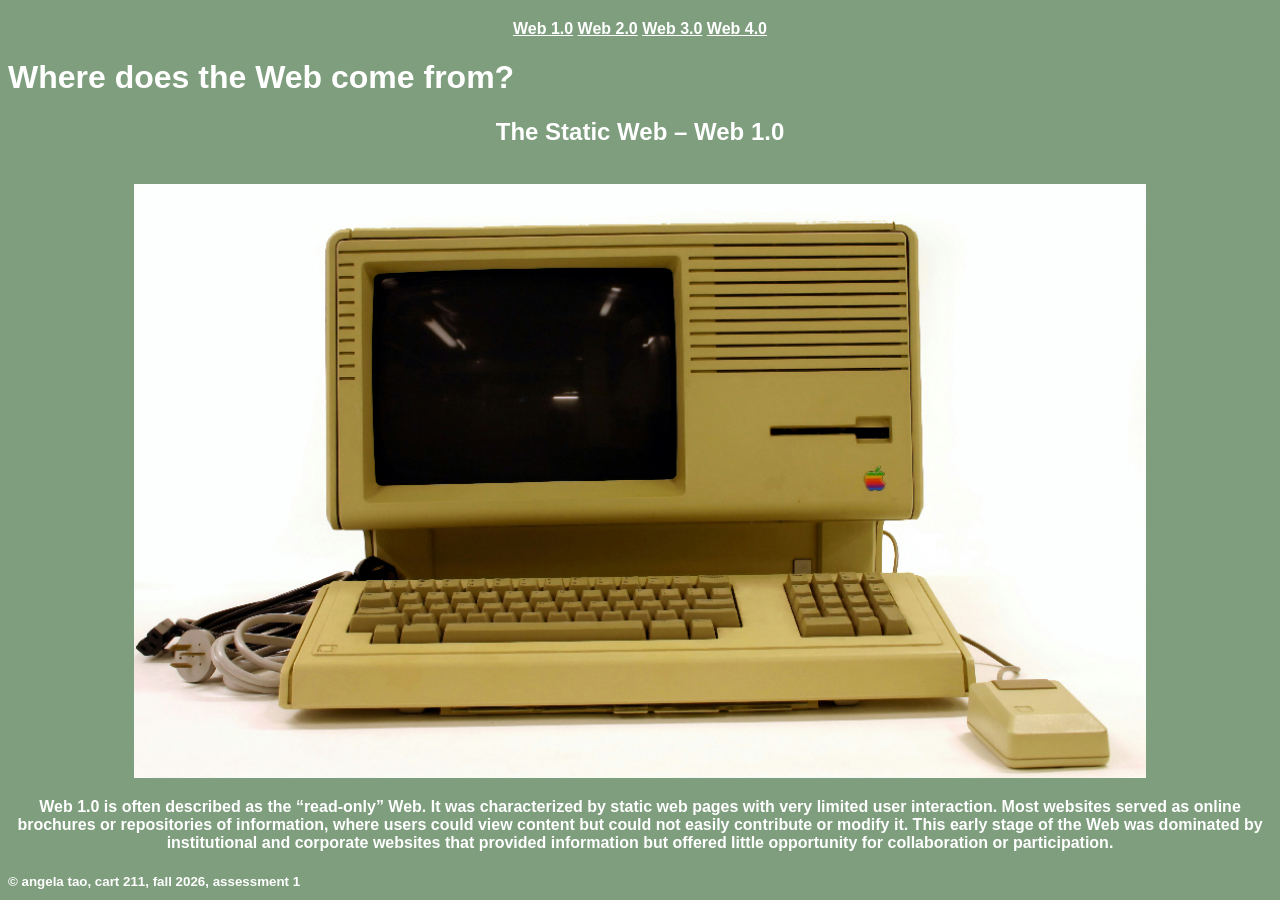
<file: Assesement1/index.html>
<!DOCTYPE html>
<html lang="en">
<head>
    <title>Intro to HTML</title> 
    <meta charset="UTF-8"> 
    <meta name="viewport" content="width=device-width, initial-scale=1.0">
    <link rel="stylesheet" href="style.css">
</head>
<body style="font-weight: bold;">
    <nav>
        <a href="index.html" style="color: white;" >Web 1.0</a>
        <a href="Web2.0.html" style="color: white;" >Web 2.0</a>
        <a href="Web3.0.html" style="color: white;" >Web 3.0</a>
        <a href="Web4.0.html" style="color: white;" >Web 4.0</a>
    </nav>

    <header>
        <h1>Where does the Web come from?</h1>
        <h2>The Static Web – Web 1.0</h2> <br>

        <img src="images/apple-lisa.jpg" width="80%">
    </header>

    <main>
        <!--- lisa text --->
        <p> 
            Web 1.0 is often described as the “read-only” Web. It was characterized by static web pages with very limited user interaction. 
            Most websites served as online brochures or repositories of information, where users could view content but could not easily contribute or modify it.
This early stage of the Web was dominated by institutional and corporate websites that provided information but offered little opportunity for collaboration or participation.
        </p>
    </main>

    <footer>
        <small>
            © angela tao, cart 211, fall 2026, assessment 1
        </small>
    </footer>
</body>
</html>
</file>
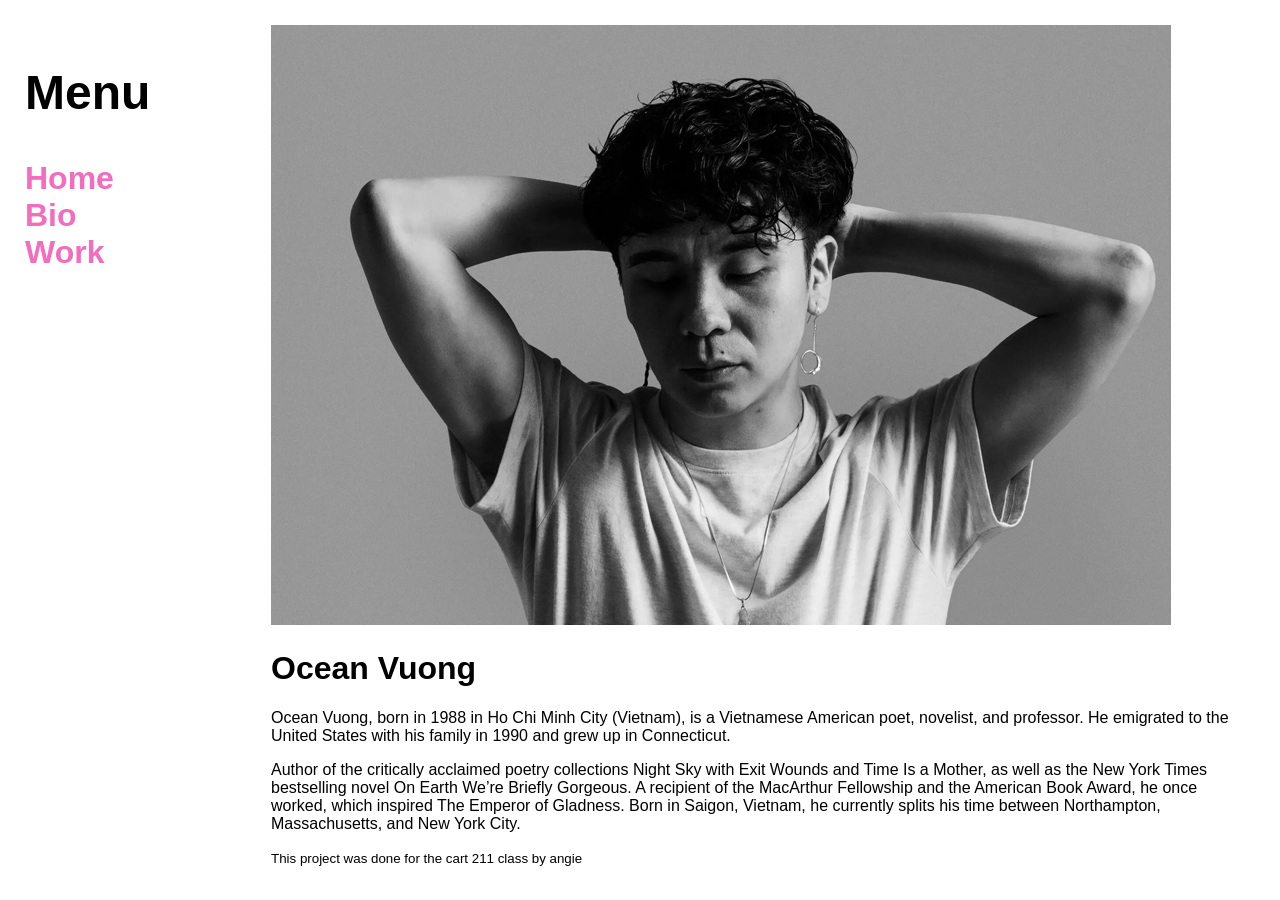
<file: Assessement2/index.html>
<!DOCTYPE html>
<html lang="en">
<head>
    <meta charset="UTF-8">
    <meta name="viewport" content="width=device-width, initial-scale=1.0">
    <title>Ocean Vuong Web Page</title>
    <link rel="stylesheet" href="style.css">
</head>
<body>
    <nav>
        <h2> Menu </h2>
        <a href="index.html">Home</a>
        <a href="Bio.html">Bio</a>
        <a href="Work.html">Work</a>
    </nav>
    <div id="wrapper">
        <header>
            <img src="assets/Home.jpg" alt="Ocean Vuong">
            <h1>Ocean Vuong</h1>
        </header>
        <main>
            <p>
Ocean Vuong, born in 1988 in Ho Chi Minh City (Vietnam), is a Vietnamese American poet, novelist, and professor. He emigrated to the United States with his family in 1990 and grew up in Connecticut. 
            </p>
            <p>
Author of the critically acclaimed poetry collections Night Sky with Exit Wounds and Time Is a Mother, as well as the New York Times bestselling novel On Earth We’re Briefly Gorgeous. A recipient of the MacArthur Fellowship and the American Book Award, he once worked, which inspired The Emperor of Gladness. Born in Saigon, Vietnam, he currently splits his time between Northampton, Massachusetts, and New York City.

            </p>
        </main>
        <footer>
            <small> This project was done for the cart 211 class by angie</small>
        </footer>
    </div>
</body>
</html>
</file>
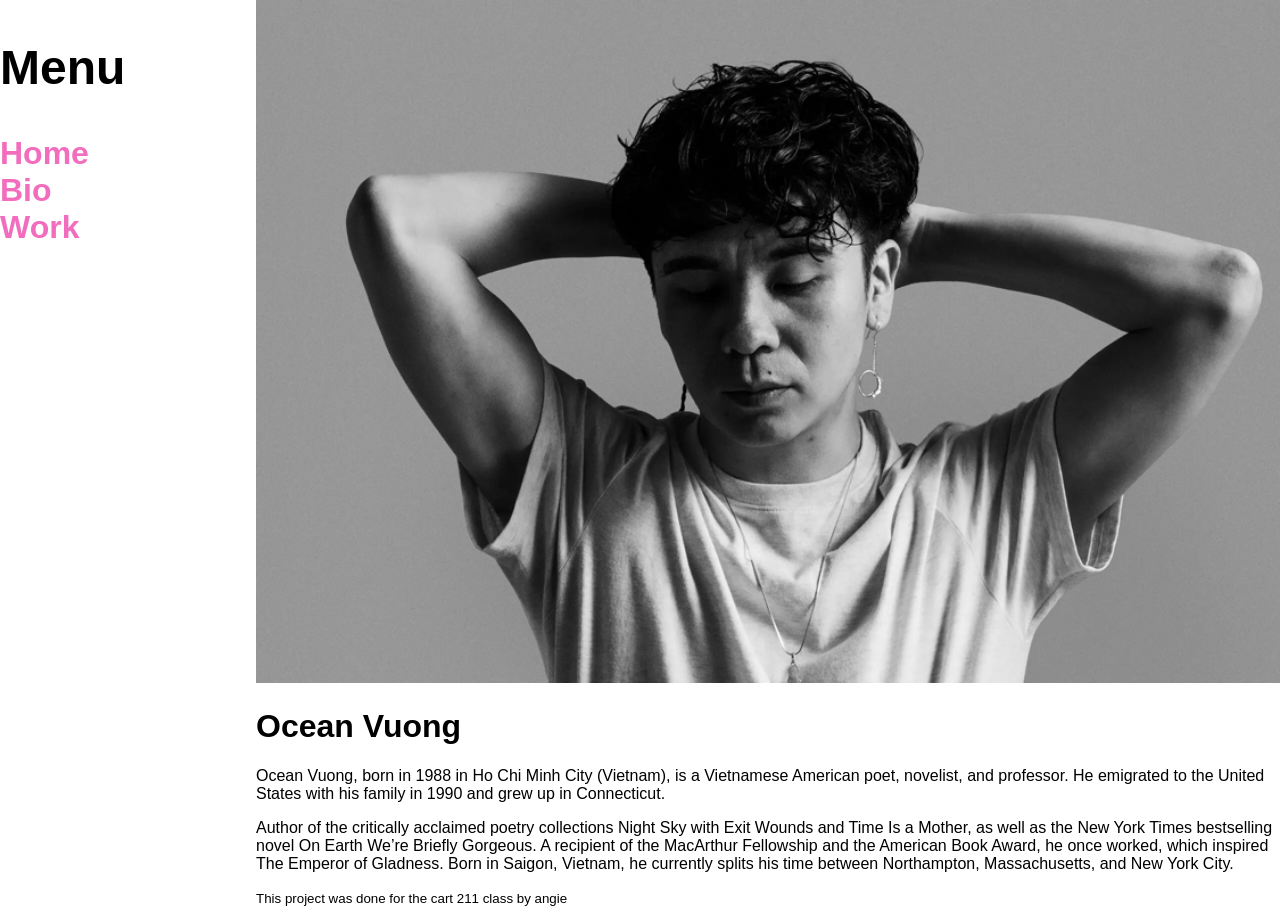
<file: Assessement4/index.html>
<!DOCTYPE html>
<html lang="en">
<head>
    <meta charset="UTF-8">
    <meta name="viewport" content="width=device-width, initial-scale=1.0">
    <title>Ocean Vuong Web Page</title>
    <link rel="stylesheet" href="style.css">
</head>
<body>
    <nav>
        <h2> Menu </h2>
        <a href="index.html">Home</a>
        <a href="Bio.html">Bio</a>
        <a href="Work.html">Work</a>
    </nav>
    <div id="wrapper">
        <header>
            <img src="assets/Home.jpg" alt="Ocean Vuong">
            <h1>Ocean Vuong</h1>
        </header>
        <main>
            <p>
Ocean Vuong, born in 1988 in Ho Chi Minh City (Vietnam), is a Vietnamese American poet, novelist, and professor. He emigrated to the United States with his family in 1990 and grew up in Connecticut. 
            </p>
            <p>
Author of the critically acclaimed poetry collections Night Sky with Exit Wounds and Time Is a Mother, as well as the New York Times bestselling novel On Earth We’re Briefly Gorgeous. A recipient of the MacArthur Fellowship and the American Book Award, he once worked, which inspired The Emperor of Gladness. Born in Saigon, Vietnam, he currently splits his time between Northampton, Massachusetts, and New York City.

            </p>
        </main>
        <footer>
            <small> This project was done for the cart 211 class by angie</small>
        </footer>
    </div>
</body>
</html>
</file>
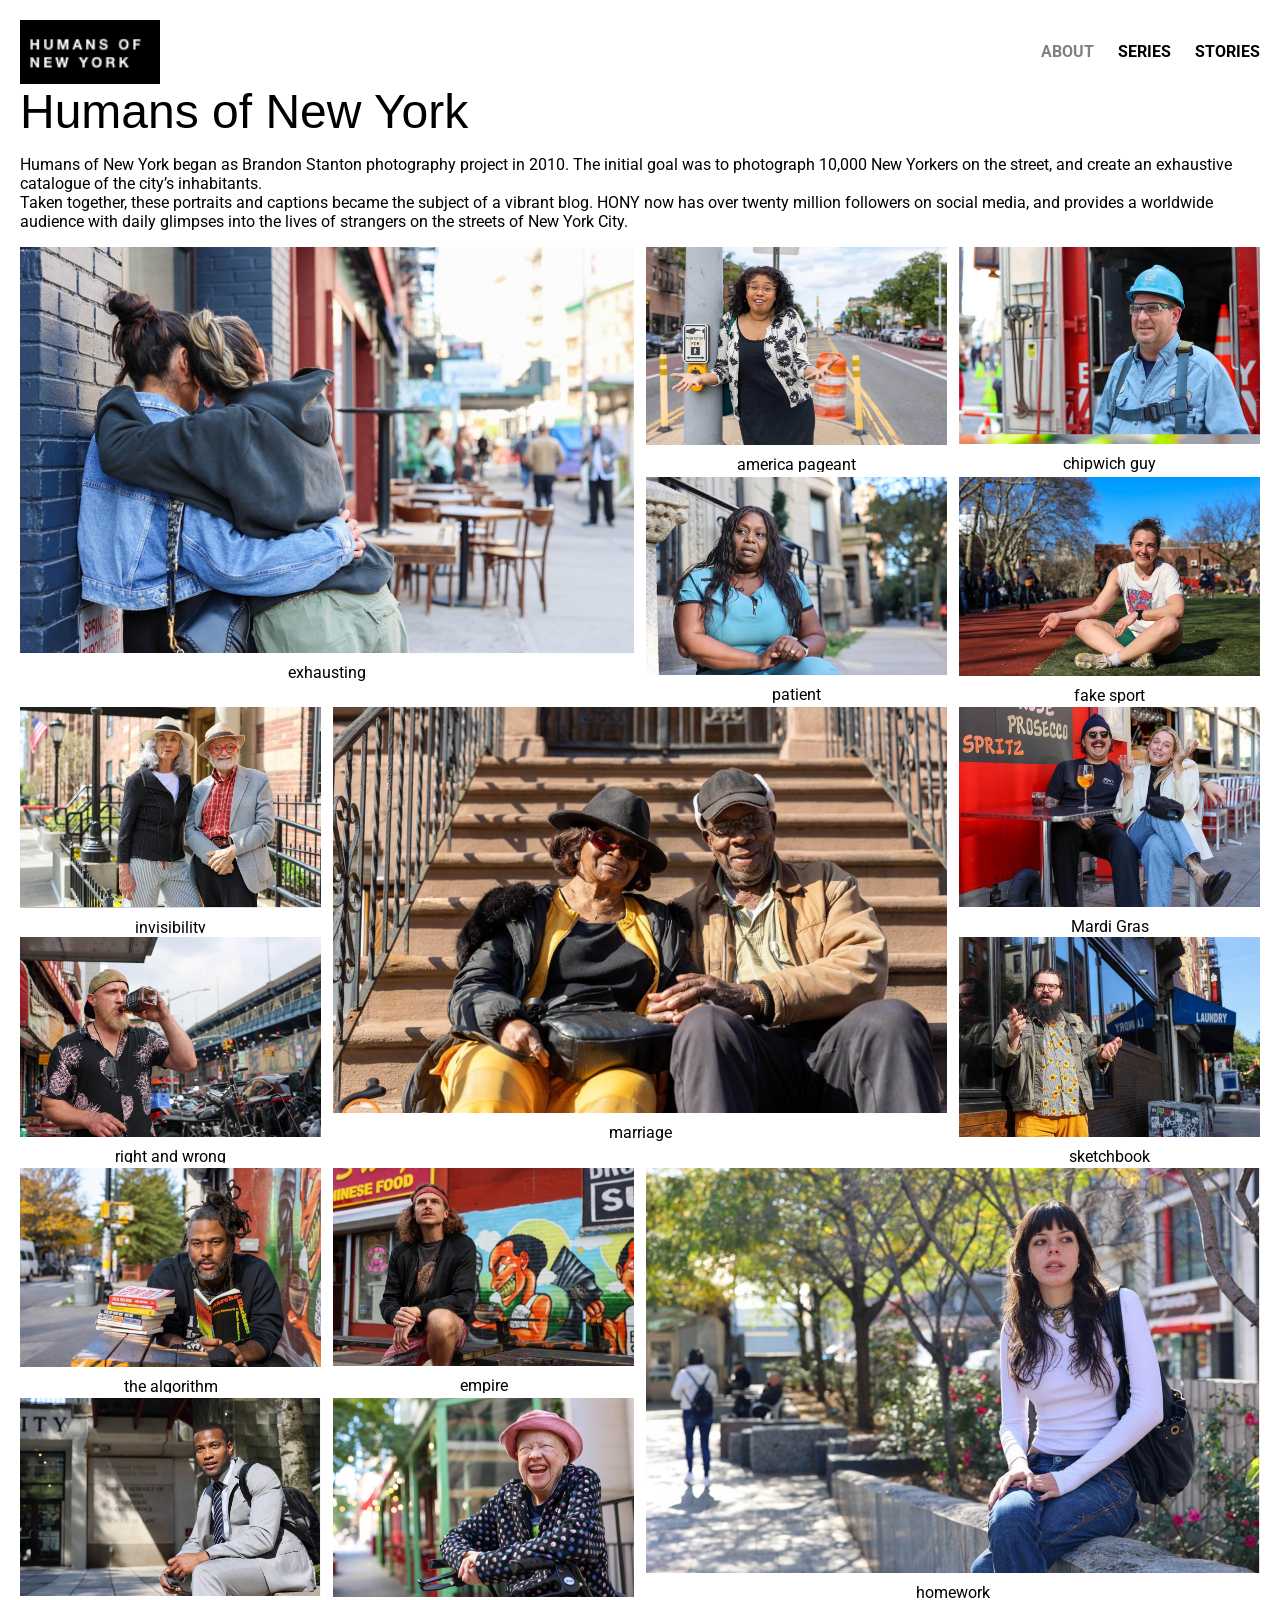
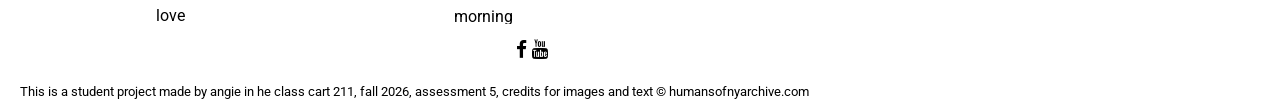
<file: Assessement5/index.html>
<!DOCTYPE html>
<html lang="en">
<head>
    <meta charset="UTF-8">
    <meta name="viewport" content="width=device-width, initial-scale=1.0">
    <title>HUMANS OF NEW YORK</title>
    <link rel="stylesheet" href="style.css">
    
    <link rel="preconnect" href="https://fonts.googleapis.com">
    <link rel="preconnect" href="https://fonts.gstatic.com" crossorigin>
    <link href="https://fonts.googleapis.com/css2?family=Roboto:wght@400;700&display=swap" rel="stylesheet">
    

    <link rel="stylesheet" href="https://cdnjs.cloudflare.com/ajax/libs/font-awesome/4.7.0/css/font-awesome.min.css">
    <link rel="stylesheet" href="style.css">
    <!----- i think im missing this [resolved]----->
</head>
<body>

    <nav>
        <figure>
                <img src="assets/logo.png" width=auto>
        </figure> 

        <a href="index.html"class="current">ABOUT</a>
        <a href="series.html">SERIES</a>
        <a href="story.html" >STORIES</a>
    </nav>
<div id="wrapper">
    <header> 
        Humans of New York
    </header>

    <p>
        Humans of New York began as Brandon Stanton photography project in 2010.  The initial goal was to photograph 10,000 New Yorkers on the street, and create an exhaustive catalogue of the city’s inhabitants. <br>
        
        Taken together, these portraits and captions became the subject of a vibrant blog. HONY now has over twenty million followers on social media, and provides a worldwide audience with daily glimpses into the lives of strangers on the streets of New York City. 

    </p>

    <div class="photogrid">
        <!------4----->
         <figure>
                <img src="assets/america_pageant.jpg" width=auto>
                <figcaption> america pageant </figcaption>
        </figure> 

        <figure>
                <img src="assets/Chipwich_guy.jpg" width=auto>
                <figcaption> chipwich guy </figcaption>
        </figure> 

        <figure>
                <img src="assets/end_of_life_patient.jpg" width=auto>
                <figcaption> patient </figcaption>
        </figure> 

        <figure class="im1">
                <img src="assets/exhausting_to_me.jpg" width=auto>
                <figcaption> exhausting </figcaption>
        </figure> 
    <!----8-->
        <figure>
                <img src="assets/fake_sport.jpg" width=auto>
                <figcaption> fake sport </figcaption>
        </figure> 

        <figure class="im2">
                <img src="assets/gettin_married.jpg" width=auto>
                <figcaption> marriage </figcaption>
        </figure> 

        <figure class="im3">
                <img src="assets/homework.jpg" width=auto>
                <figcaption> homework </figcaption>
        </figure> 

        <figure>
                <img src="assets/invisibility.jpg" width=auto>
                <figcaption> invisibility</figcaption>
        </figure> 
<!--12 -->
        <figure>
                <img src="assets/Mardi-Gras.jpg" width=auto>
                <figcaption> Mardi Gras</figcaption>
        </figure> 

        <figure>
                <img src="assets/Right_and_wrong.jpg" width=auto>
                <figcaption> right and wrong</figcaption>
        </figure> 

        <figure>
                <img src="assets/sketchbook.jpg" width=auto>
                <figcaption> sketchbook </figcaption>
        </figure> 
<!--16 -->   
<figure>
                <img src="assets/the_algorithm.jpg" width=auto>
                <figcaption> the algorithm</figcaption>
        </figure> 

        <figure>
                <img src="assets/The_Empire.jpg" width=auto>
                <figcaption> empire</figcaption>
        </figure> 

        <figure>
                <img src="assets/they_loved_me.jpg" width=auto>
                <figcaption> love </figcaption>
        </figure> 

        <figure>
                <img src="assets/tough_morning.jpg" width=auto>
                <figcaption> morning</figcaption>
        </figure>  

    </div>

    <footer>
        <div class="icon-wrapper">
            <!----- i think im missing this [resolved]----->
            <div class="fa fa-facebook"></div>
            <div class="fa fa-youtube"></div>
        </div>
        <small>
            This is a student project made by angie in he class cart 211, fall 2026, assessment 5, credits for images and text © humansofnyarchive.com
            </small>
        </footer>
        </div>
</body>
</file>
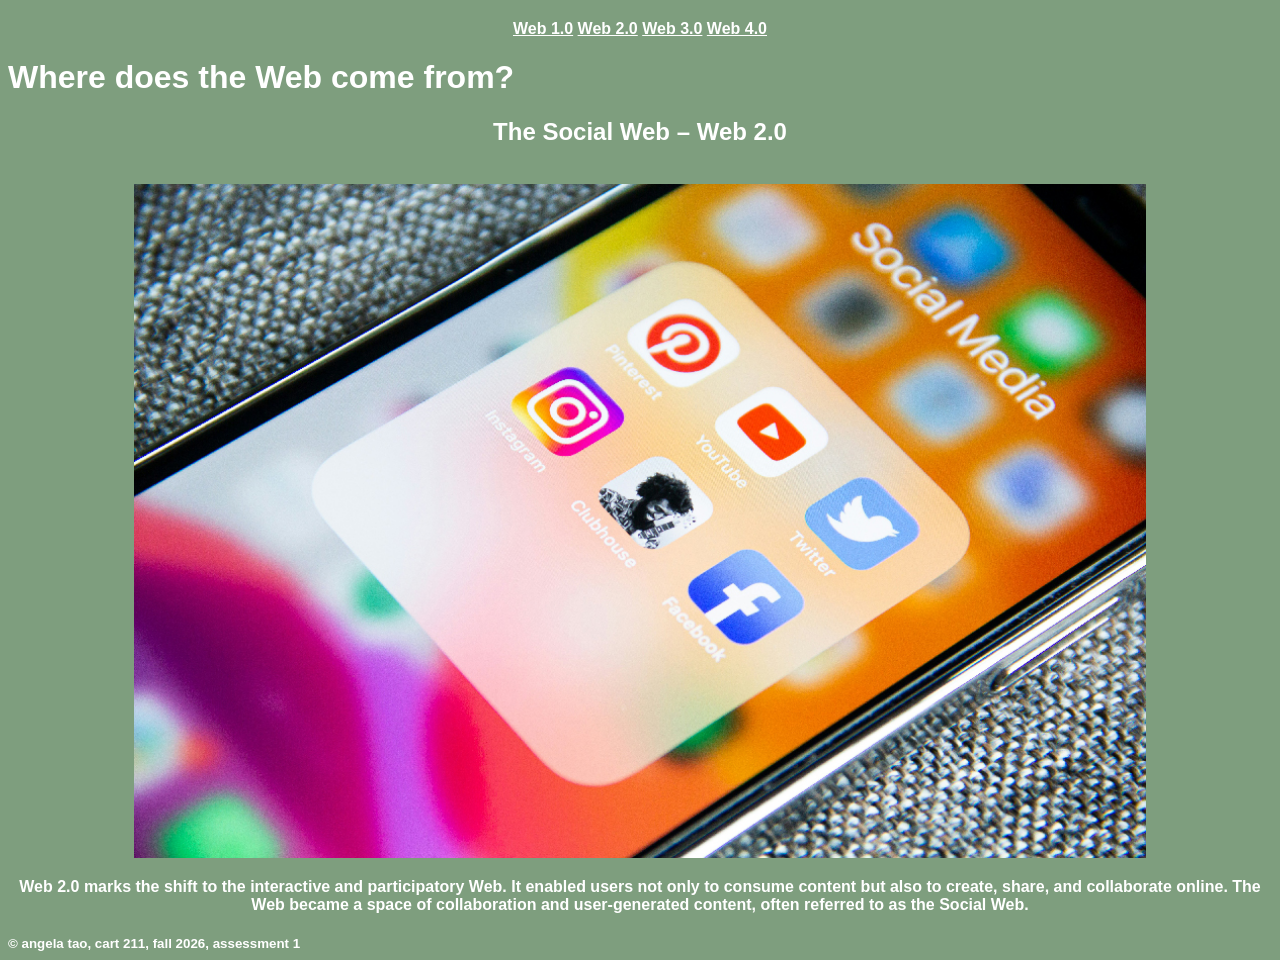
<file: Assesement1/Web2.0.html>
<!DOCTYPE html>
<html lang="en">
<head>
    <title>Intro to HTML</title> 
    <meta charset="UTF-8"> 
    <meta name="viewport" content="width=device-width, initial-scale=1.0">
    <link rel="stylesheet" href="style.css">
</head>
<body style="font-weight: bold;">
    <nav>
        <a href="index.html" style="color: white;" >Web 1.0</a>
        <a href="Web2.0.html" style="color: white;" >Web 2.0</a>
        <a href="Web3.0.html" style="color: white;" >Web 3.0</a>
        <a href="Web4.0.html" style="color: white;" >Web 4.0</a>
    </nav>

    <header>
        <h1>Where does the Web come from?</h1>
        <h2>The Social Web – Web 2.0</h2>
        <br>
        <img src="images/social_media.jpg" width="80%">
    </header>

    <main>
        <!--- lisa text --->
        <p> 
            
Web 2.0 marks the shift to the interactive and participatory Web. It enabled users not only to consume content but also to create, share, and collaborate online.

The Web became a space of collaboration and user-generated content, often referred to as the Social Web.

</p>
    </main>

    <footer>
        <small>
            © angela tao, cart 211, fall 2026, assessment 1
        </small>
    </footer>
</body>
</html>
</file>
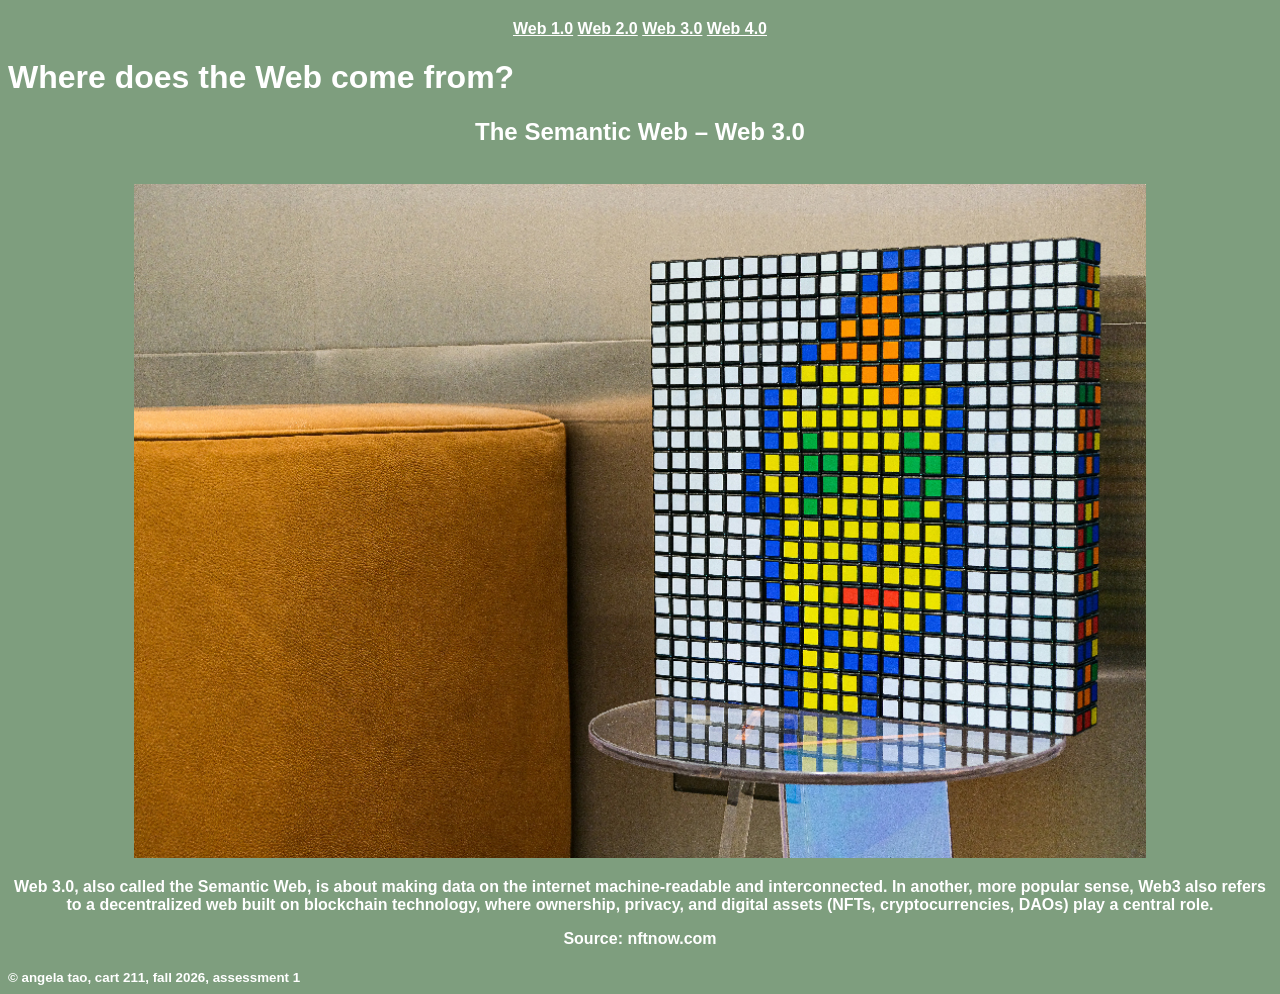
<file: Assesement1/Web3.0.html>
<!DOCTYPE html>
<html lang="en">
<head>
    <title>Intro to HTML</title> 
    <meta charset="UTF-8"> 
    <meta name="viewport" content="width=device-width, initial-scale=1.0">
    <link rel="stylesheet" href="style.css">
</head>
<body style="font-weight: bold;">
    <nav>
        <a href="index.html" style="color: white;" >Web 1.0</a>
        <a href="Web2.0.html" style="color: white;" >Web 2.0</a>
        <a href="Web3.0.html" style="color: white;" >Web 3.0</a>
        <a href="Web4.0.html" style="color: white;" >Web 4.0</a>
    </nav>

    <header>
        <h1>Where does the Web come from?</h1>
        <h2>The Semantic Web – Web 3.0</h2>
        <br>
        <img src="images/cryptopunk.jpg" width="80%">
    </header>

    <main>
        <!--- lisa text --->
        <p> 
           Web 3.0, also called the Semantic Web, is about making data on the internet machine-readable and interconnected. 
In another, more popular sense, Web3 also refers to a decentralized web built on blockchain technology, where ownership, privacy, and digital assets (NFTs, cryptocurrencies, DAOs) play a central role.
</p>
<p>Source: nftnow.com</p>
    </main>

    <footer>
        <small>
            © angela tao, cart 211, fall 2026, assessment 1
        </small>
    </footer>
</body>
</html>
</file>
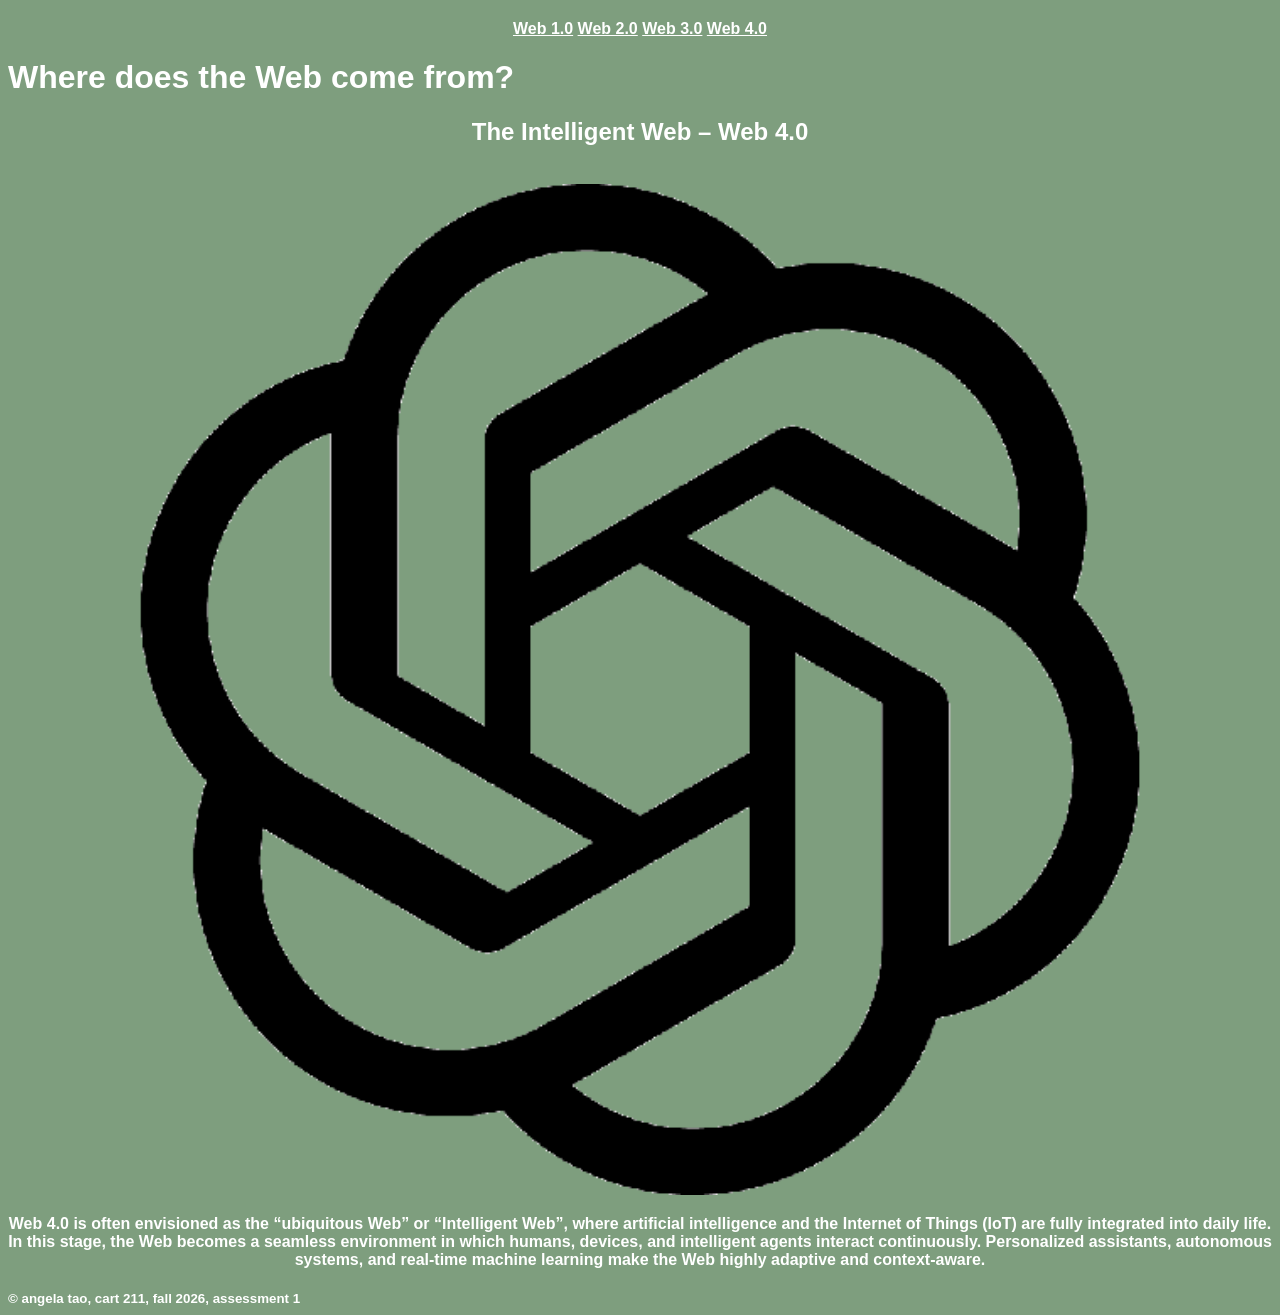
<file: Assesement1/Web4.0.html>
<!DOCTYPE html>
<html lang="en">
<head>
    <title>Intro to HTML</title> 
    <meta charset="UTF-8"> 
    <meta name="viewport" content="width=device-width, initial-scale=1.0">
    <link rel="stylesheet" href="style.css">
</head>
<body style="font-weight: bold;">
    <nav>
        <a href="index.html" style="color: white;" >Web 1.0</a>
        <a href="Web2.0.html" style="color: white;" >Web 2.0</a>
        <a href="Web3.0.html" style="color: white;" >Web 3.0</a>
        <a href="Web4.0.html" style="color: white;" >Web 4.0</a>
    </nav>

    <header>
        <h1>Where does the Web come from?</h1>
        <h2>The Intelligent Web – Web 4.0</h2>
        <br>
        <img src="images/ChatGPT-Logo.gif" width="80%">
    </header>

    <main>
        <!--- lisa text --->
        <p> 
            Web 4.0 is often envisioned as the “ubiquitous Web” or “Intelligent Web”, where artificial intelligence and the Internet of Things (IoT) are fully integrated into daily life.
In this stage, the Web becomes a seamless environment in which humans, devices, and intelligent agents interact continuously. Personalized assistants, autonomous systems, and real-time machine learning make the Web highly adaptive and context-aware.
 </p>
    </main>

    <footer>
        <small>
            © angela tao, cart 211, fall 2026, assessment 1
        </small>
    </footer>
</body>
</html>
</file>
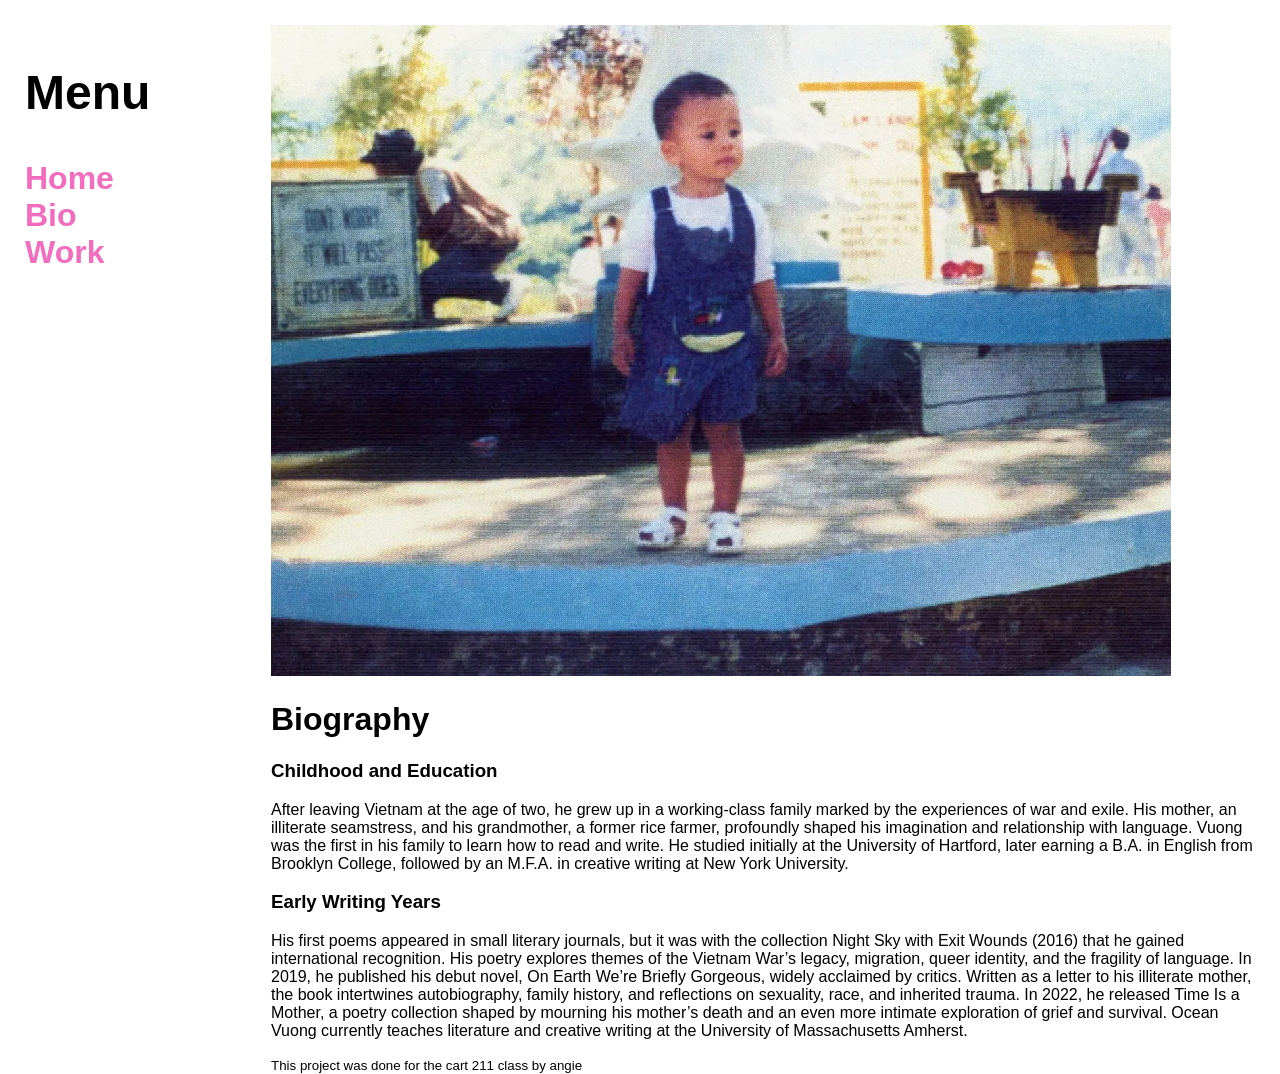
<file: Assessement2/Bio.html>
<!DOCTYPE html>
<html lang="en">
<head>
    <meta charset="UTF-8">
    <meta name="viewport" content="width=device-width, initial-scale=1.0">
    <title>Ocean Vuong Web Page</title>
    <link rel="stylesheet" href="style.css">
</head>
<body>
    <nav>
        <h2> Menu </h2>
        <a href="index.html">Home</a>
        <a href="Bio.html">Bio</a>
        <a href="Work.html">Work</a>
    </nav>
    <div id="wrapper">
        <header>
            <img src="assets/Bio.jpg" alt="Ocean Vuong">
            <h1>Biography</h1>
        </header>
        <main>
            <h3> Childhood and Education </h3>
            <p>

After leaving Vietnam at the age of two, he grew up in a working-class family marked by the experiences of war and exile. His mother, an illiterate seamstress, and his grandmother, a former rice farmer, profoundly shaped his imagination and relationship with language. Vuong was the first in his family to learn how to read and write.
He studied initially at the University of Hartford, later earning a B.A. in English from Brooklyn College, followed by an M.F.A. in creative writing at New York University.
            </p>
            <h3> Early Writing Years </h3>

            <p>

His first poems appeared in small literary journals, but it was with the collection Night Sky with Exit Wounds (2016) that he gained international recognition. His poetry explores themes of the Vietnam War’s legacy, migration, queer identity, and the fragility of language.
In 2019, he published his debut novel, On Earth We’re Briefly Gorgeous, widely acclaimed by critics. Written as a letter to his illiterate mother, the book intertwines autobiography, family history, and reflections on sexuality, race, and inherited trauma.
In 2022, he released Time Is a Mother, a poetry collection shaped by mourning his mother’s death and an even more intimate exploration of grief and survival.
Ocean Vuong currently teaches literature and creative writing at the University of Massachusetts Amherst.

            </p>
        </main>
        <footer>
            <small> This project was done for the cart 211 class by angie</small>
        </footer>
    </div>
</body>
</html>
</file>
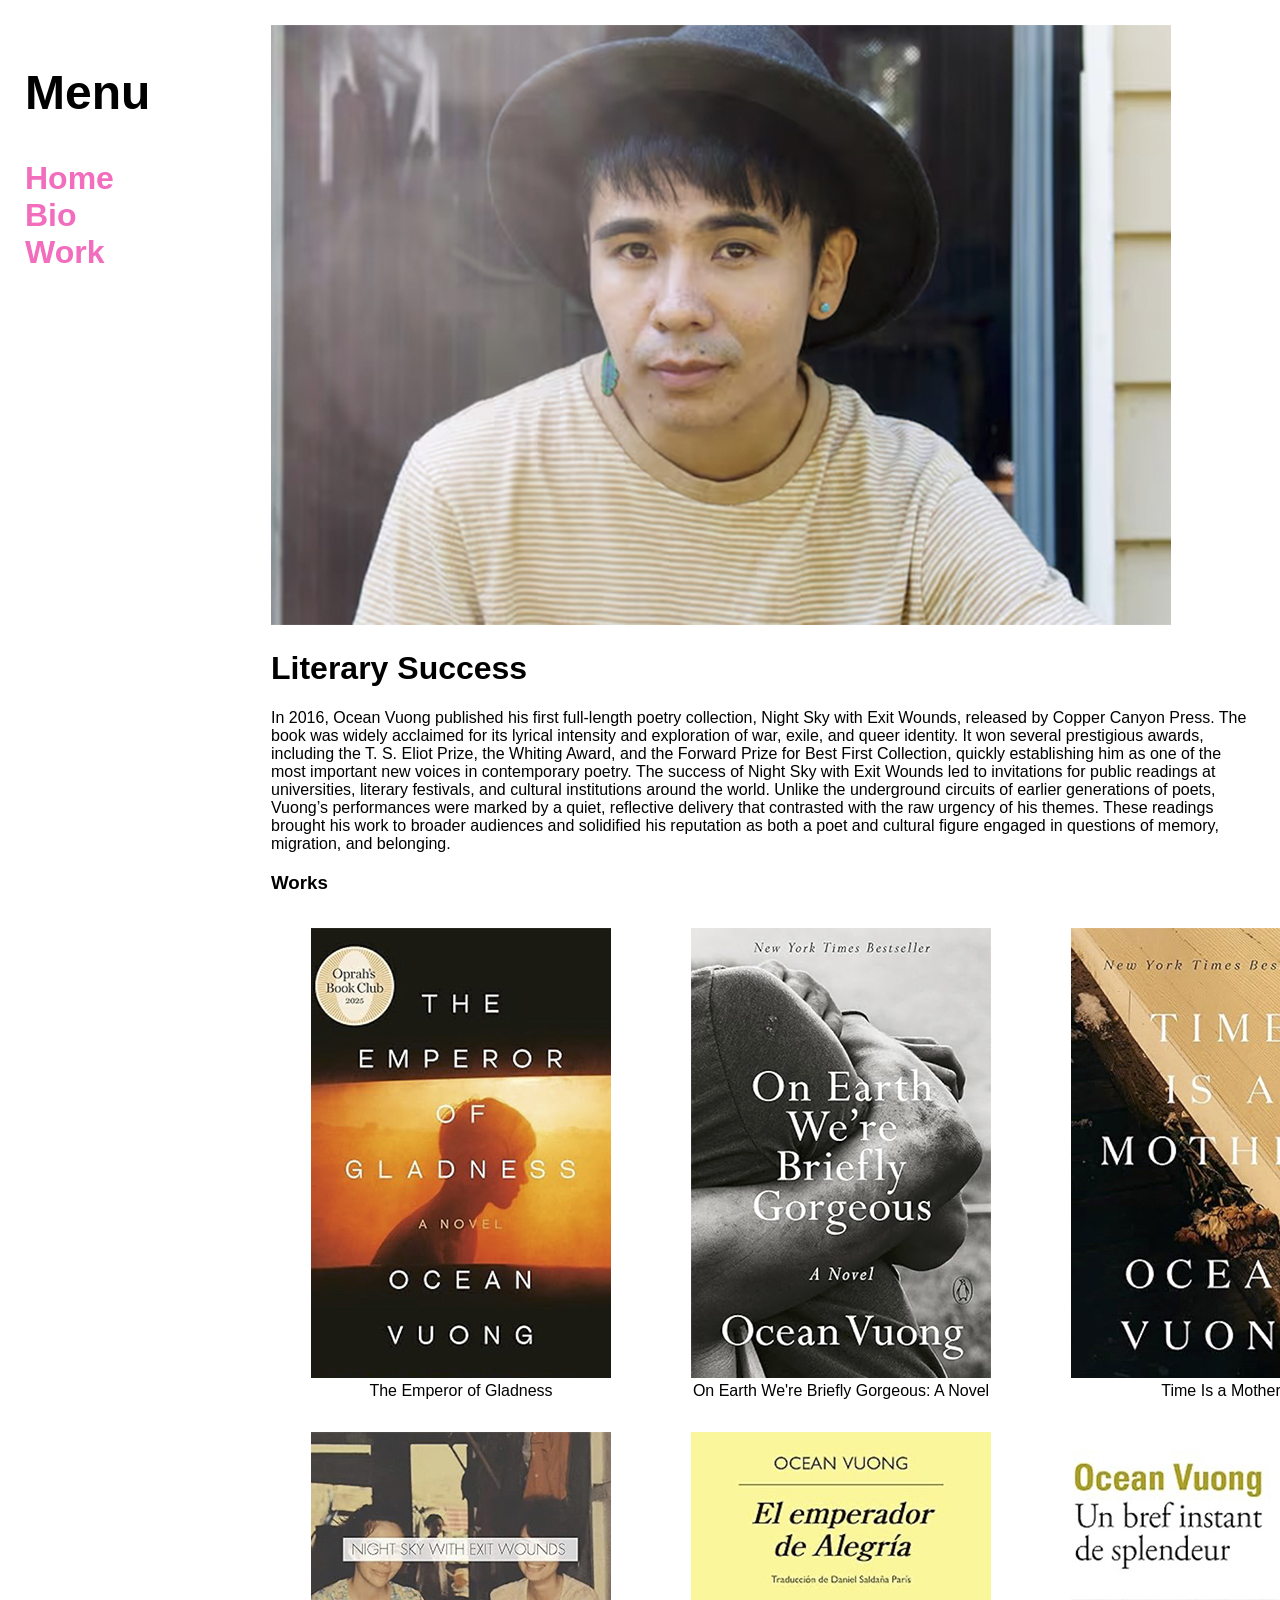
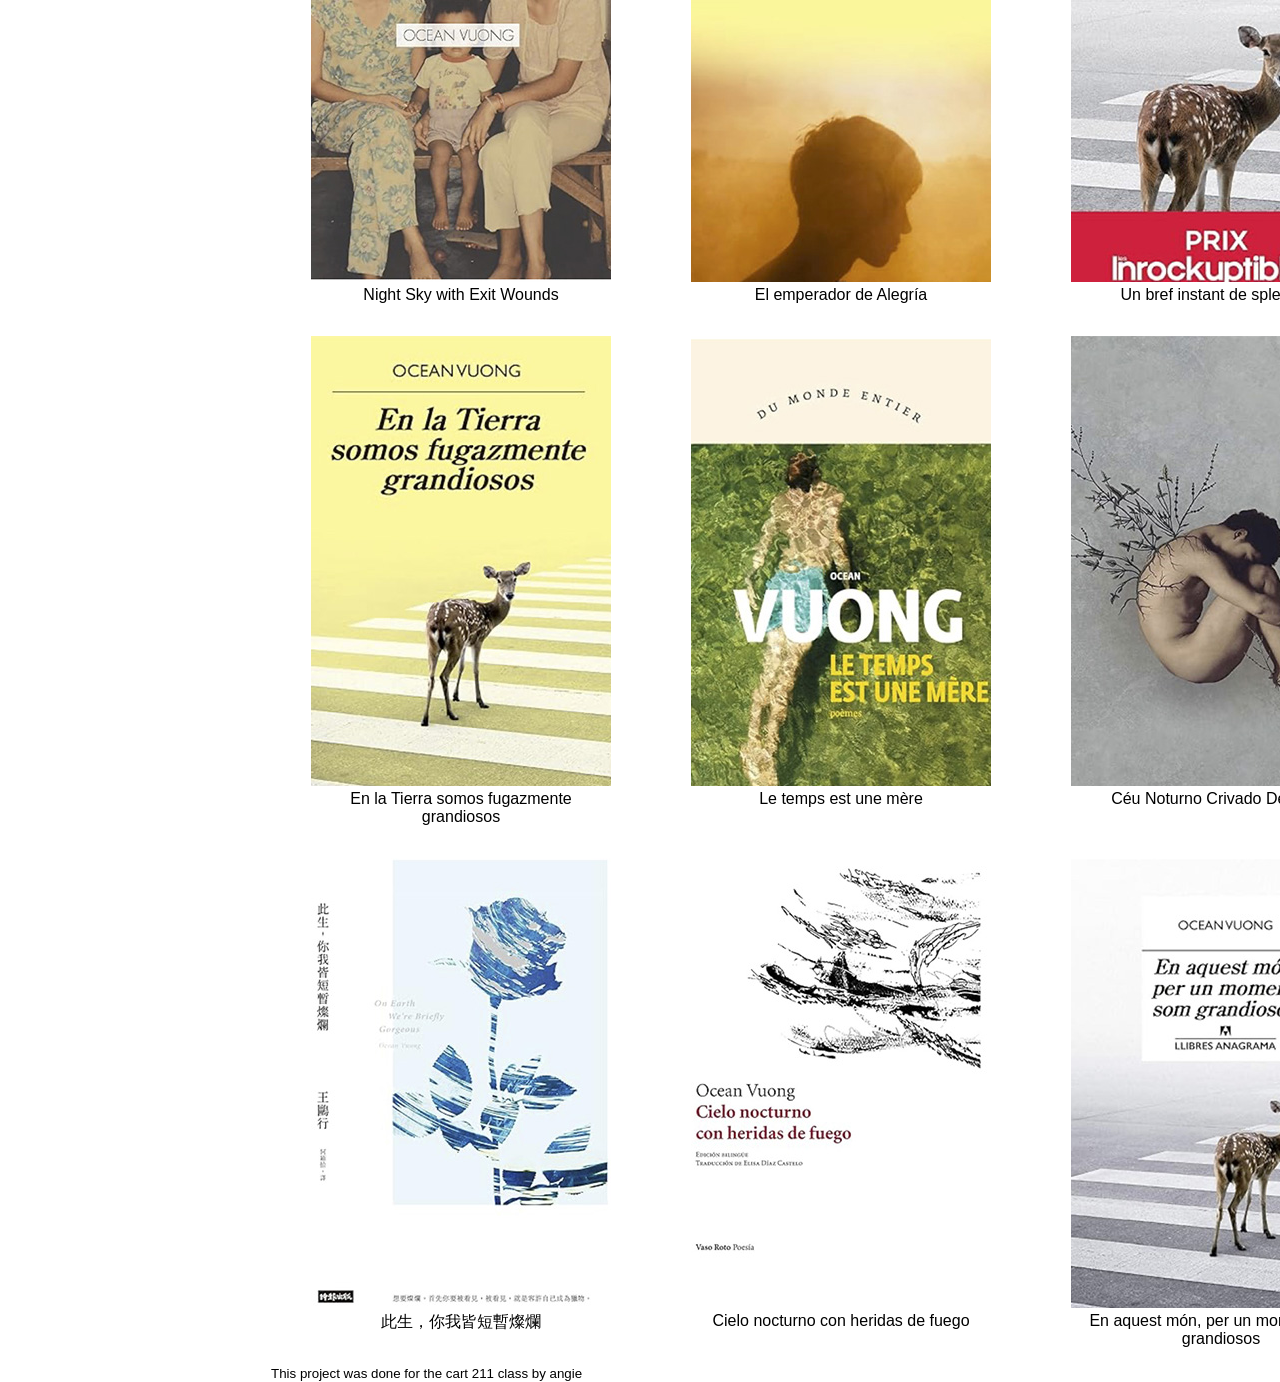
<file: Assessement2/Work.html>
<!DOCTYPE html>
<html lang="en">
<head>
    <meta charset="UTF-8">
    <meta name="viewport" content="width=device-width, initial-scale=1.0">
    <title>Ocean Vuong Web Page</title>
    <link rel="stylesheet" href="style.css">
</head>
<body>
    <nav>
        <h2> Menu </h2>
        <a href="index.html">Home</a>
        <a href="Bio.html">Bio</a>
        <a href="Work.html">Work</a>
    </nav>
    <div id="wrapper">
        <header>
            <img src="assets/work.jpg" alt="Ocean Vuong">
            <h1>Literary Success</h1>
        </header>
        <main>
            <p>

In 2016, Ocean Vuong published his first full-length poetry collection, Night Sky with Exit Wounds, released by Copper Canyon Press. The book was widely acclaimed for its lyrical intensity and exploration of war, exile, and queer identity. It won several prestigious awards, including the T. S. Eliot Prize, the Whiting Award, and the Forward Prize for Best First Collection, quickly establishing him as one of the most important new voices in contemporary poetry.
The success of Night Sky with Exit Wounds led to invitations for public readings at universities, literary festivals, and cultural institutions around the world. Unlike the underground circuits of earlier generations of poets, Vuong’s performances were marked by a quiet, reflective delivery that contrasted with the raw urgency of his themes. These readings brought his work to broader audiences and solidified his reputation as both a poet and cultural figure engaged in questions of memory, migration, and belonging.
            </p>
            <h3> Works </h3>

            <div class="bookgrid">

                <figure>
                    <img src="assets/Emperor.jpg" alt="emperor of gladness cover" width=auto>
                    <figcaption> The Emperor of Gladness </figcaption>
                </figure> 

                <figure>
                    <img src="assets/Earth.jpg" alt="On Earth We're Briefly Gorgeous: A Novel cover" width=auto>
                    <figcaption> On Earth We're Briefly Gorgeous: A Novel </figcaption>
                </figure> 

                <figure>
                    <img src="assets/Mother.jpg" alt="Time Is a Mother cover" width=auto>
                    <figcaption> Time Is a Mother </figcaption>
                </figure> 

                <figure>
                    <img src="assets/Wounds.jpg" alt="Night Sky with Exit Wounds cover" width=auto>
                    <figcaption> Night Sky with Exit Wounds </figcaption>
                </figure> 


                <figure>
                    <img src="assets/Emperador.jpg" alt="El emperador de Alegría cover" width=auto>
                    <figcaption> El emperador de Alegría </figcaption>
                </figure> 


                <figure>
                    <img src="assets/splendeur.jpg" alt="Un bref instant de splendeur  cover" width=auto>
                    <figcaption> Un bref instant de splendeur  </figcaption>
                </figure> 


                <figure>
                    <img src="assets/Tierra.jpg" alt="En la Tierra somos fugazmente grandiosos cover" width=auto>
                    <figcaption> En la Tierra somos fugazmente grandiosos </figcaption>
                </figure> 


                <figure>
                    <img src="assets/mere.jpg" alt="Le temps est une mère cover" width=auto>
                    <figcaption> Le temps est une mère </figcaption>
                </figure> 


                <figure>
                    <img src="assets/Balas.jpg" alt="Céu Noturno Crivado De Balas cover" width=auto>
                    <figcaption> Céu Noturno Crivado De Balas </figcaption>
                </figure> 

                <figure>
                    <img src="assets/ChineseED.jpg" alt="此生，你我皆短暫燦爛 cover" width=auto>
                    <figcaption> 此生，你我皆短暫燦爛 </figcaption>
                </figure> 

                <figure>
                    <img src="assets/Heridas.jpg" alt="Cielo nocturno con heridas de fuego cover" width=auto>
                    <figcaption> Cielo nocturno con heridas de fuego</figcaption>
                </figure> 

                <figure>
                    <img src="assets/aquest.jpg" alt="En aquest món, per un moment, som grandiosos  cover" width=auto>
                    <figcaption> En aquest món, per un moment, som grandiosos  </figcaption>
                </figure> 
            </div>
        </main>
        <footer>
            <small> This project was done for the cart 211 class by angie</small>
        </footer>
    </div>
</body>
</html>
</file>
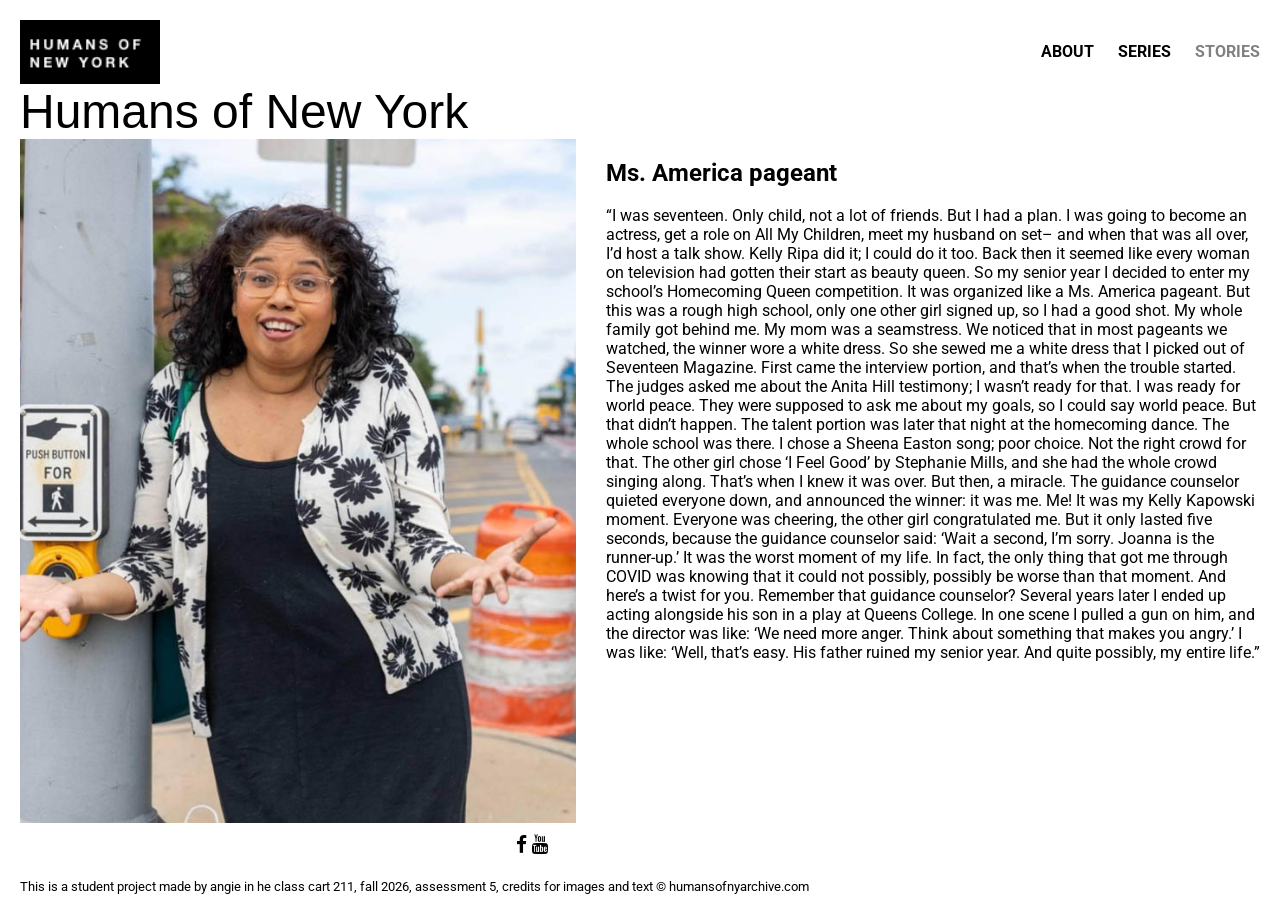
<file: Assessement5/story.html>
<!DOCTYPE html>
<html lang="en">
<head>
    <meta charset="UTF-8">
    <meta name="viewport" content="width=device-width, initial-scale=1.0">
    <title>HUMANS OF NEW YORK</title>
    <link rel="stylesheet" href="style.css">
    
    <link rel="preconnect" href="https://fonts.googleapis.com">
    <link rel="preconnect" href="https://fonts.gstatic.com" crossorigin>
    <link href="https://fonts.googleapis.com/css2?family=Roboto:wght@400;700&display=swap" rel="stylesheet">

    <link rel="stylesheet" href="https://cdnjs.cloudflare.com/ajax/libs/font-awesome/4.7.0/css/font-awesome.min.css">
    <link rel="stylesheet" href="style.css">
    <!----- i think im missing this [resolved]----->

</head>
<body>

    <nav>
        <figure>
                <img src="assets/logo.png" width=auto>
        </figure> 

        <a href="index.html">ABOUT</a>
        <a href="series.html">SERIES</a>
        <a href="story.html" class="current">STORIES</a>
    </nav>


<div id="wrapper">
    <header> 
        Humans of New York
    </header>
<div class="storyContainer">
        <img src="assets/story1.jpg" width="1200px" height="auto">

        <div class="storyText">
        <h2>Ms. America pageant</h2>
        <p> 
                “I was seventeen. Only child, not a lot of friends. But I had a plan. I was going to become an actress, get a role on All My Children, meet my husband on set– and when that was all over, I’d host a talk show. Kelly Ripa did it; I could do it too. Back then it seemed like every woman on television had gotten their start as beauty queen. So my senior year I decided to enter my school’s Homecoming Queen competition. It was organized like a Ms. America pageant. But this was a rough high school, only one other girl signed up, so I had a good shot. My whole family got behind me. My mom was a seamstress. We noticed that in most pageants we watched, the winner wore a white dress. So she sewed me a white dress that I picked out of Seventeen Magazine. First came the interview portion, and that’s when the trouble started. The judges asked me about the Anita Hill testimony; I wasn’t ready for that. I was ready for world peace. They were supposed to ask me about my goals, so I could say world peace. But that didn’t happen. The talent portion was later that night at the homecoming dance. The whole school was there. I chose a Sheena Easton song; poor choice. Not the right crowd for that. The other girl chose ‘I Feel Good’ by Stephanie Mills, and she had the whole crowd singing along. That’s when I knew it was over. But then, a miracle. The guidance counselor quieted everyone down, and announced the winner: it was me. Me! It was my Kelly Kapowski moment. Everyone was cheering, the other girl congratulated me. But it only lasted five seconds, because the guidance counselor said: ‘Wait a second, I’m sorry. Joanna is the runner-up.’ It was the worst moment of my life. In fact, the only thing that got me through COVID was knowing that it could not possibly, possibly be worse than that moment. And here’s a twist for you. Remember that guidance counselor? Several years later I ended up acting alongside his son in a play at Queens College. In one scene I pulled a gun on him, and the director was like: ‘We need more anger. Think about something that makes you angry.’ I was like: ‘Well, that’s easy. His father ruined my senior year. And quite possibly, my entire life.”
        </p>
        </div>  
</div>


    <footer>
        <div class="icon-wrapper">
            <!----- i think im missing this [resolved]----->
            <div class="fa fa-facebook"></div>
            <div class="fa fa-youtube"></div>
        </div>
        <small>
            This is a student project made by angie in he class cart 211, fall 2026, assessment 5, credits for images and text © humansofnyarchive.com
            </small>
        </footer>
        </div>
</body>
</file>
<file: Assesement1/style.css>
body {
  background-color: rgb(126, 158, 126);
  color: white;
  font-family: arial, sans-serif;
  text-align: center;
  margin-top:20px;
}

footer {
  background-color: rgb(126, 158, 126);
  color: white;
  font-family: arial, sans-serif;
  text-align: left;
  margin-top:20px;
}

h1 {
  font-size: 2rem;
  text-align: left;
  margin-left: auto;
  margin-right: auto;
}
</file>
<file: Assessement2/style.css>
body {
    font-family: Arial, sans-serif;
    margin: 0;
    padding: 25px;
}

h2 {
    font-size: 3em;
}
a {
    text-decoration: none;
    color: #f26dbd;
    font-size: 2em;
    font-weight: bold;
    display: block;
}
nav {
    width: 20%;
    float: left;
}

#wrapper {
    width: 80%;
    float: right;
}

/* ID is for java script while class is css for */

.bookgrid {
    display: grid;
    grid-template-columns: auto auto auto;
/* number of auto = number of collumns*/
    
}

figcaption {
    margin: 0;
    padding: 0;
    text-align: center;
}
</file>
<file: Assessement4/style.css>
body {
    font-family: Arial, sans-serif;
    margin: 0;
    padding: 0;
}

h2 {
    font-size: 3em;
}

img{
    width: 100%;
    height: auto;
    max-width: 100%;
}

nav a {
    text-decoration: none;
    color: #f26dbd;
    font-size: 2em;
    font-weight: bold;
    display: block;
}
nav {
    width: 20%;
    float: left;
}

#wrapper {
    width: 80%;
    float: right;
}

/* ID is for java script while class is css for */

.bookgrid {
    display: grid;
    grid-template-columns: auto auto auto;
/* number of auto = number of collumns*/
    
}

figcaption {
    margin: 0;
    padding: 0;
    text-align: center;
}

@media (max-width:767px){
    
    nav a{
        color:white;
        display: inline-block;
        
    }

    nav {
        background: black;
        float: none;
        width: 100%;
        height: 10%;
        min-height: 40px;
        max-height: 80px;
        margin: 0 auto;
        display: flex;
        justify-content:space-around;
        align-items:center;
        position: static;

        h2 {
            color:white;
        }
    }

    #wrapper { 
        width: 90%;
        float: none;
        margin: 5% auto 10%;
        position: static;
    }

    .bookgrid {
    display: grid;
    grid-template-columns: auto auto;
    
}

}
</file>
<file: Assessement5/style.css>
body {
    font-family: "Roboto", Arial, Helvetica, sans-serif;
    margin: 20px;
    padding: 0;
}
nav {
    display: flex;
    align-items: center;
    gap: 1.5rem;
}

nav a {
    text-decoration: none;
    color: black;
    font-size: 1 em;
    font-weight: bold;
    float: right;
}

nav figure {
    margin: 0;
    margin-right: auto;
}

nav img {
    display: block;
    width: 140px;
    height: auto;
}

.current{
    color:grey;
}

header{
    font-family: Impact, Haettenschweiler, 'Arial Narrow Bold', sans-serif;
    font-size:3em; 
}

.icon-wrapper {
    font-size: 1.2em;
    width: 20%;
    margin-left: auto;
    margin-right: auto;
    margin-top: 10px;
    margin-bottom: 20px;
}

.photogrid {
    display: grid;
    grid-template-columns: repeat(4,1fr);
    column-gap: 12px;
/* number of auto = number of collumns*/

}

.photogrid figure {
    margin: 0;
    aspect-ratio: 4 / 3;
    overflow: hidden;
}

.photogrid img {
    display: block;
    width: 100%;
    height: auto;
    object-fit: cover;

}
figcaption {
    text-align: center;

}

#wrapper {
    width: 100%;
    float: right;
}

.im1{
    grid-column-start: 1;
    grid-column-end: 3;
    grid-row-start: 1;
    grid-row-end: 3;
}

.im2{
    grid-column-start: 2;
    grid-column-end: 4;
    grid-row-start: 3;
    grid-row-end: 5;
}

.im3{
    grid-column-start: 3;
    grid-column-end: 5;
    grid-row-start: 5;
    grid-row-end: 7;
}

  figcaption {
        margin-top:10px;
    }

.storyContainer {
    display: grid;
    grid-template-columns: auto auto;
    gap: 30px;
    align-items: start;
}

.storyContainer img {
    display: block;
    width: 100%;
    height: auto;
}
.storyText p {
    margin-top: 0;
}
</file>
